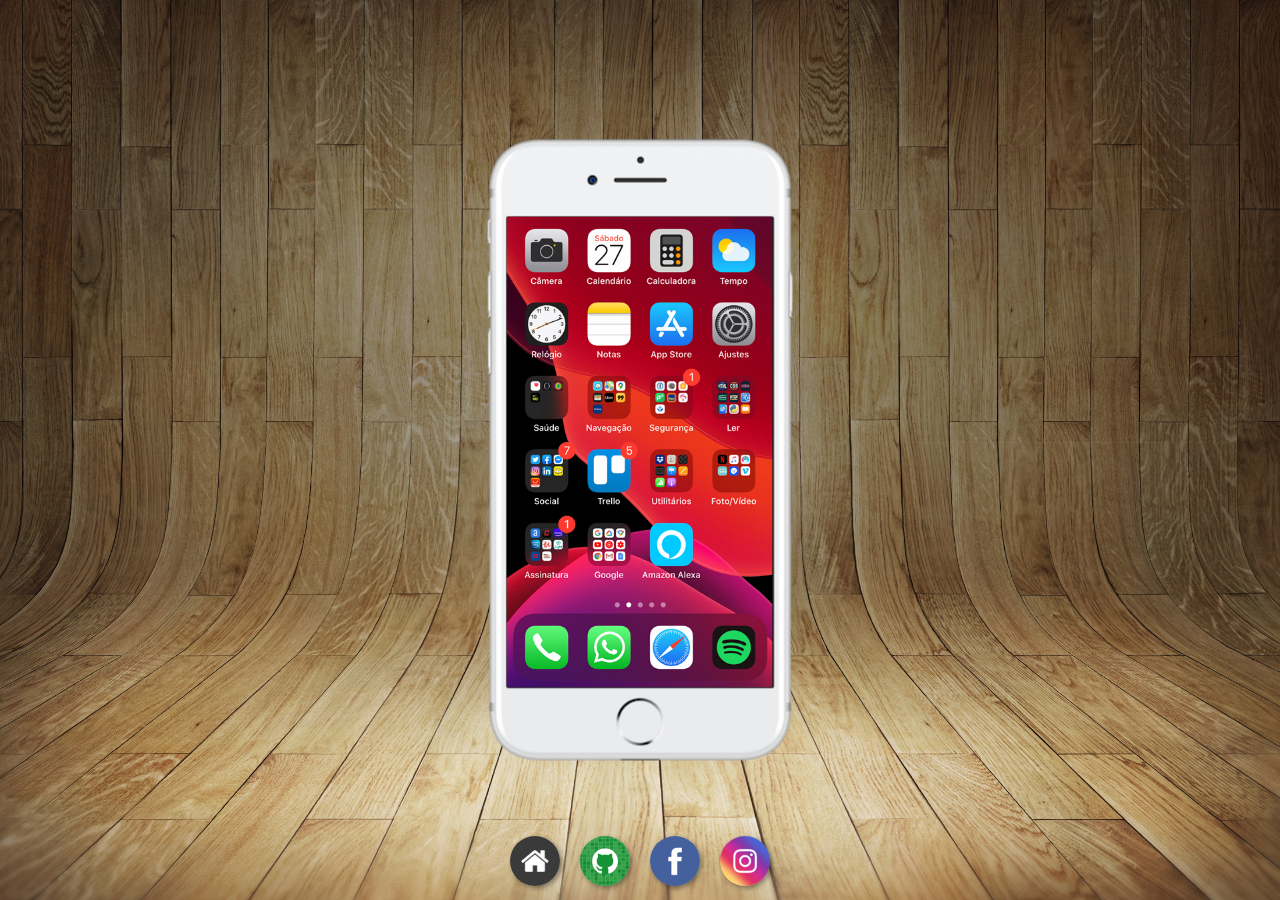
<file: index.html>
<!DOCTYPE html>
<html lang="pt-br">
<head>
    <meta charset="UTF-8">
    <meta name="viewport" content="width=device-width, initial-scale=1.0">
    <title>Projeto Social</title>
    <link rel="shortcut icon" href="favicon.ico" type="image/x-icon">
    <link rel="stylesheet" href="estilos/style.css">
</head>
<body>
    <main>
        <section id="telefone">
            <iframe src="home.html" frameborder="0" id="home" name="home">
                Seu navegador não é compativel com isso...
            </iframe>
            
        </section>

        <section id="redessociais">
            <a href="home.html" target="home"><img src="imagens/logo-home.jpg"></a><br>
            <a href="github.html" target="home"><img src="imagens/logo-github.jpg"></a><br>
            <a href="facebook.html" target="home"><img src="imagens/logo-facebook.jpg"></a><br>
            <a href="instagram.html" target="home"><img src="imagens/logo-instagram.jpg"></a><br>
            
        </section>
    </main>

</body>
</html>
</file>
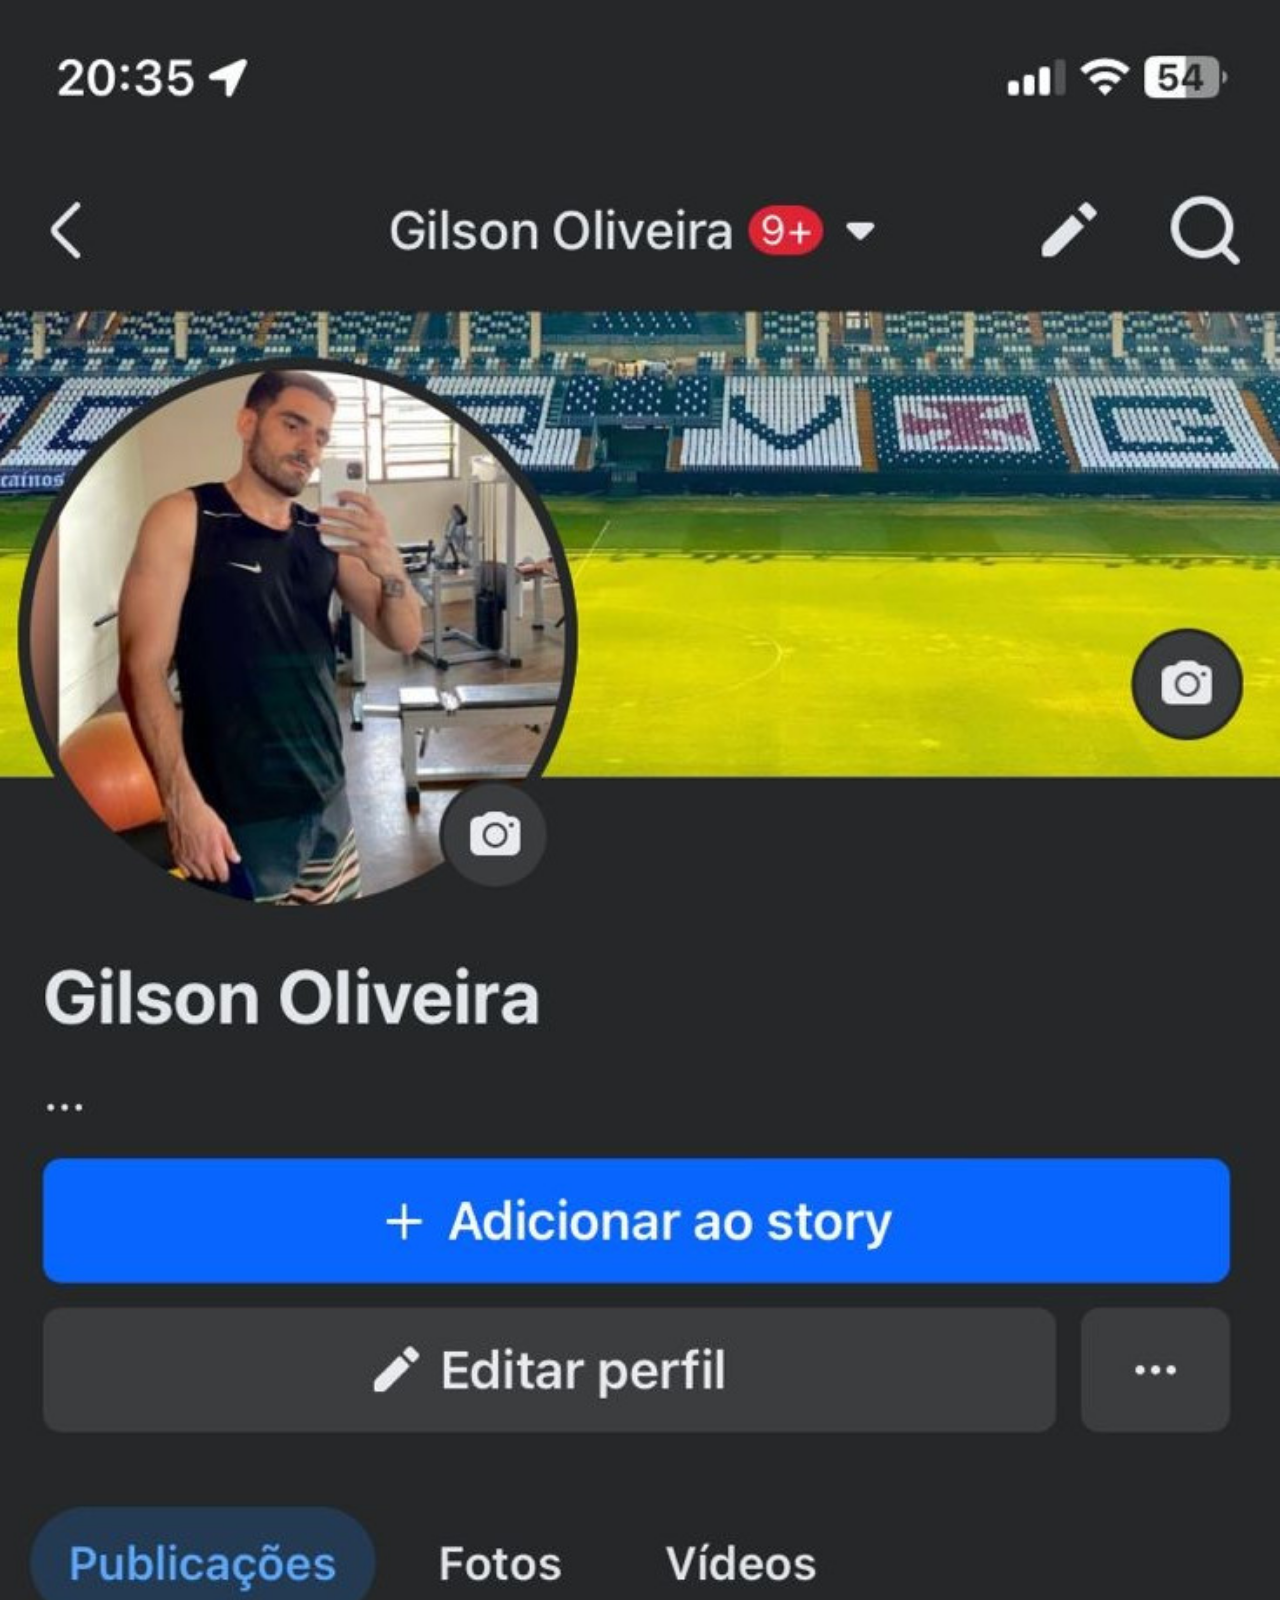
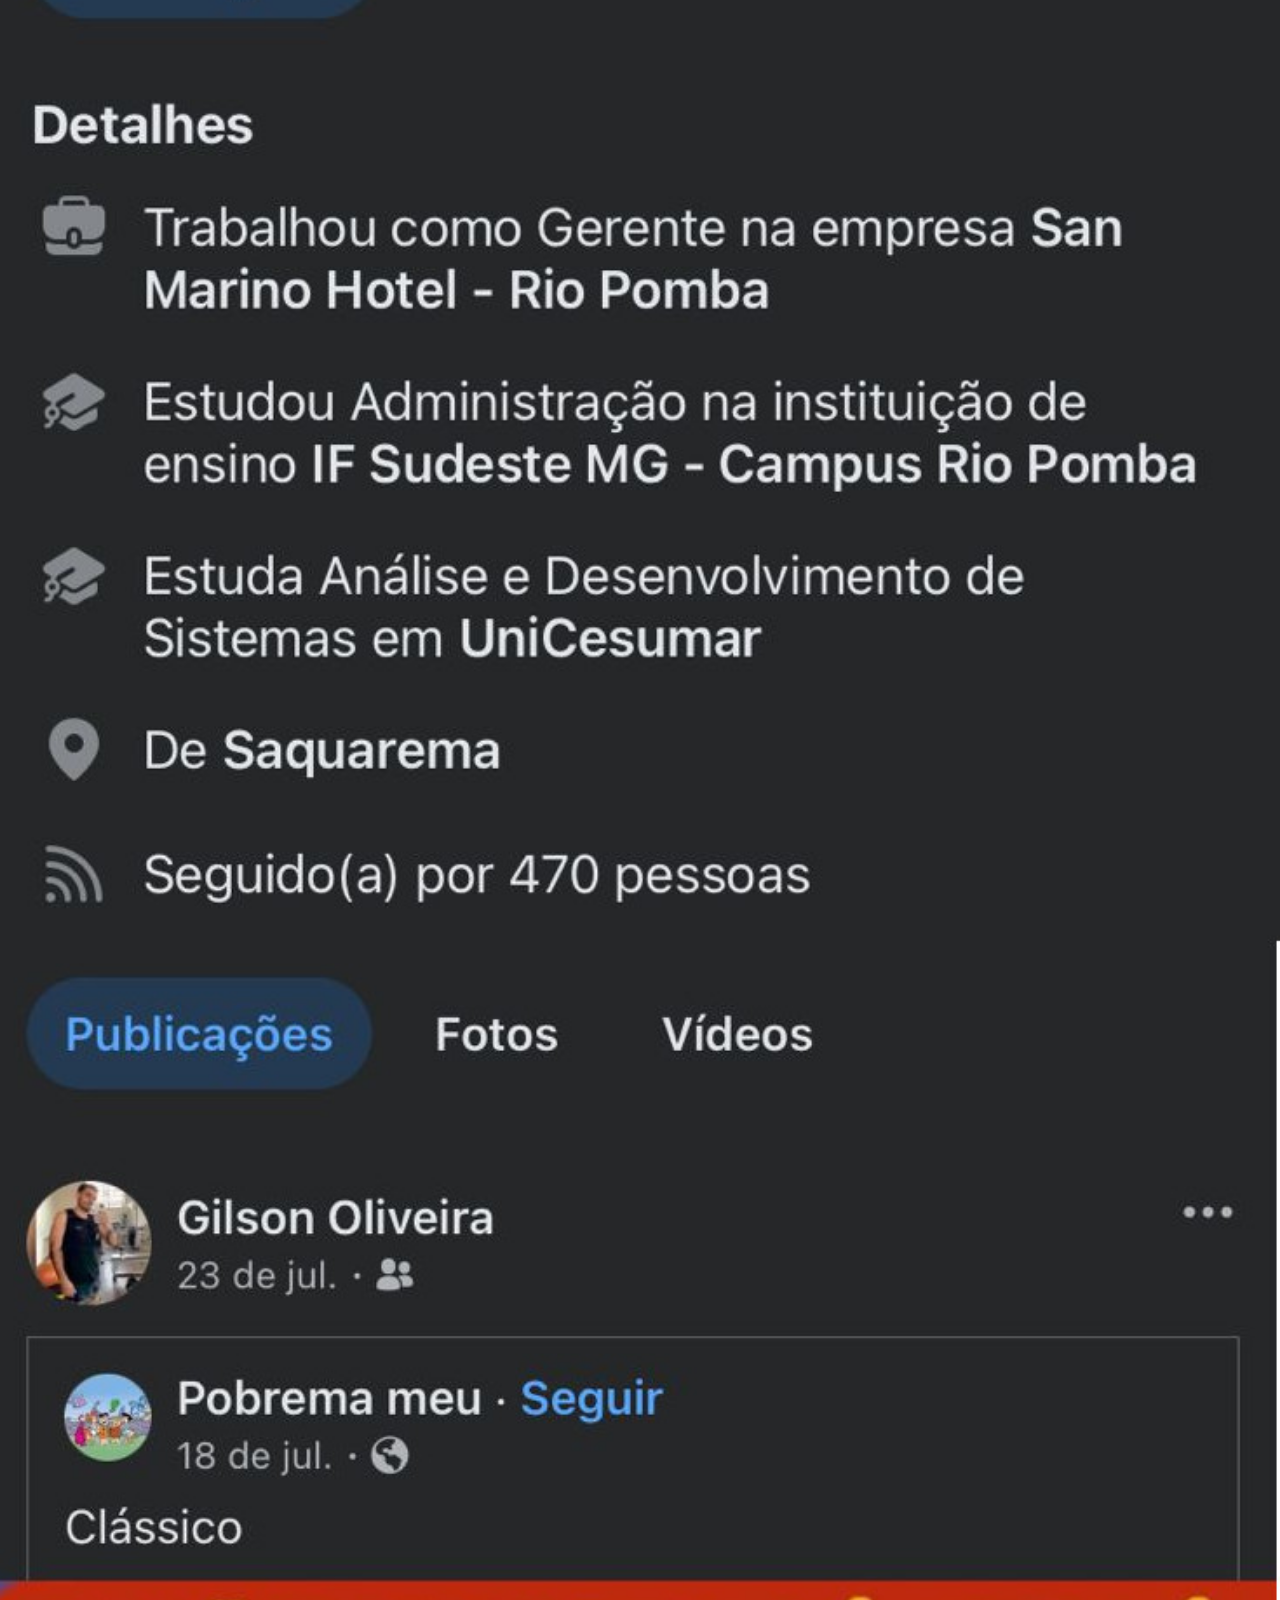
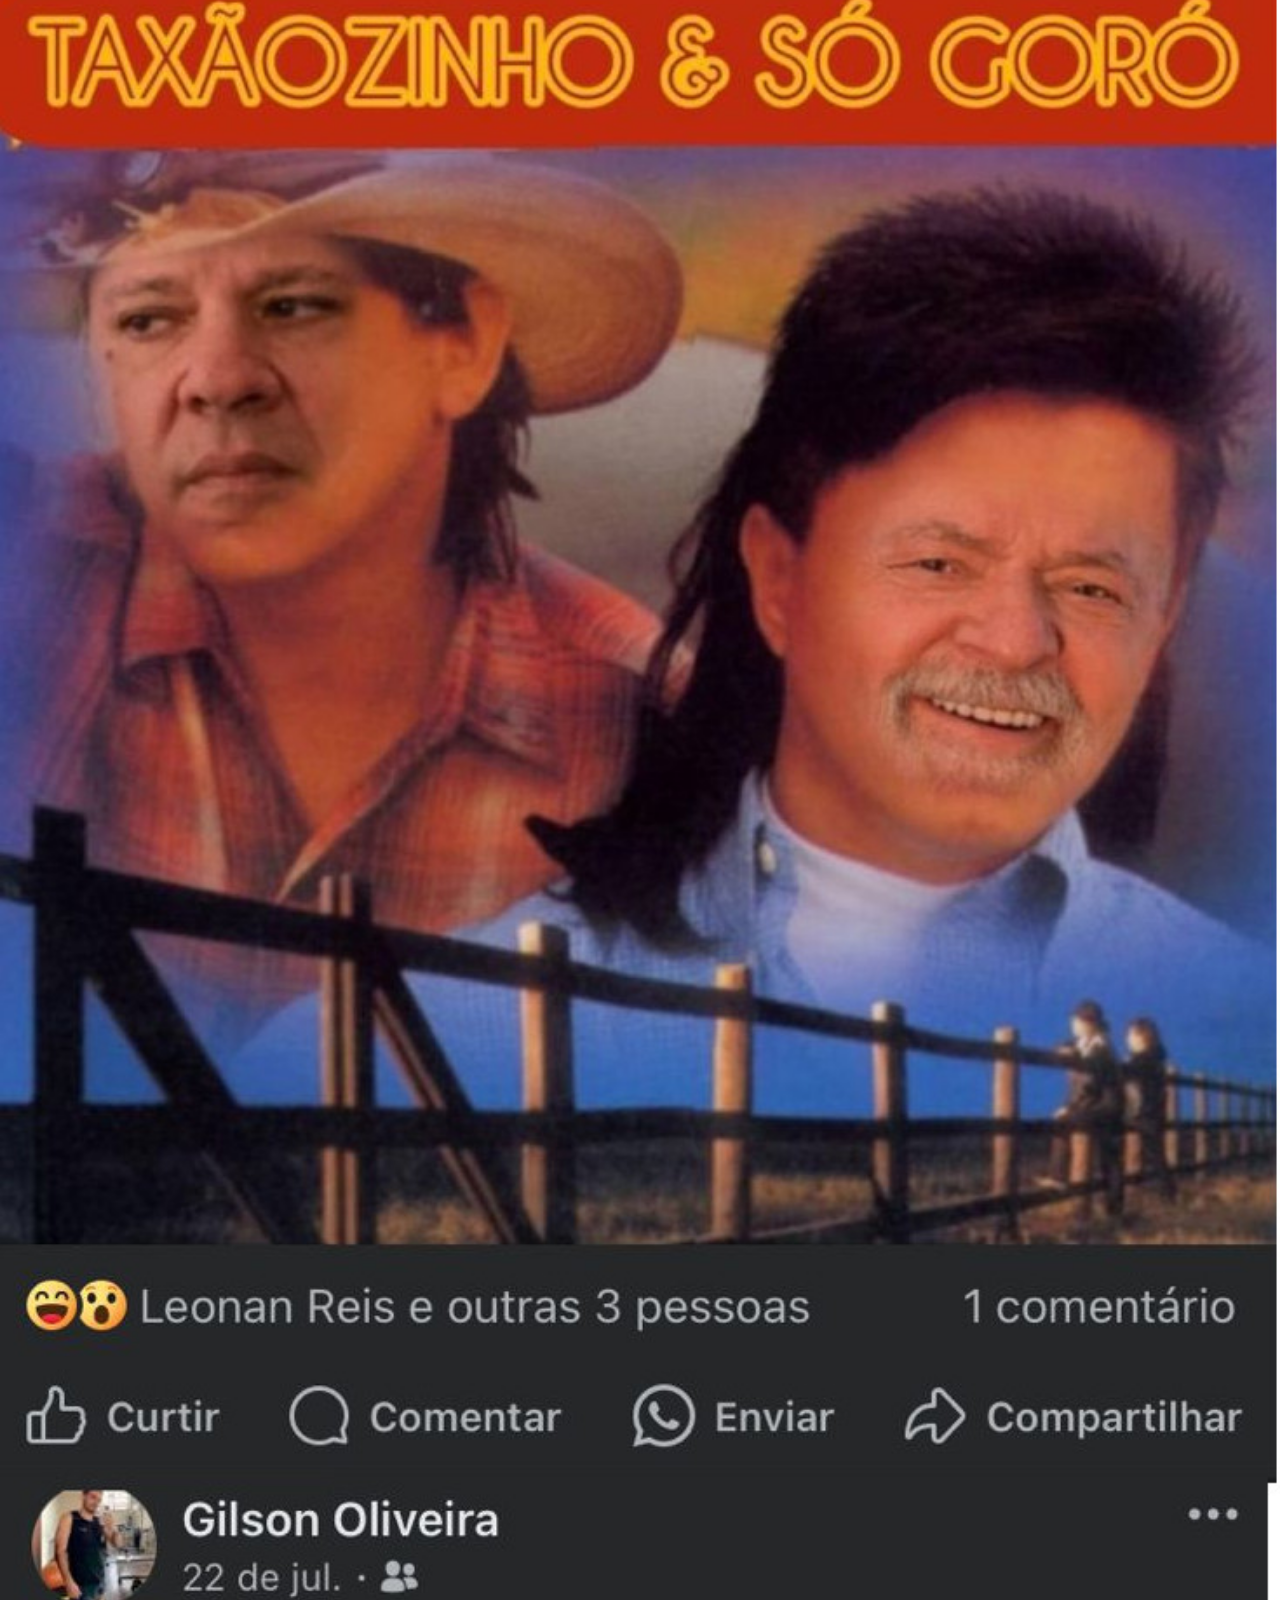
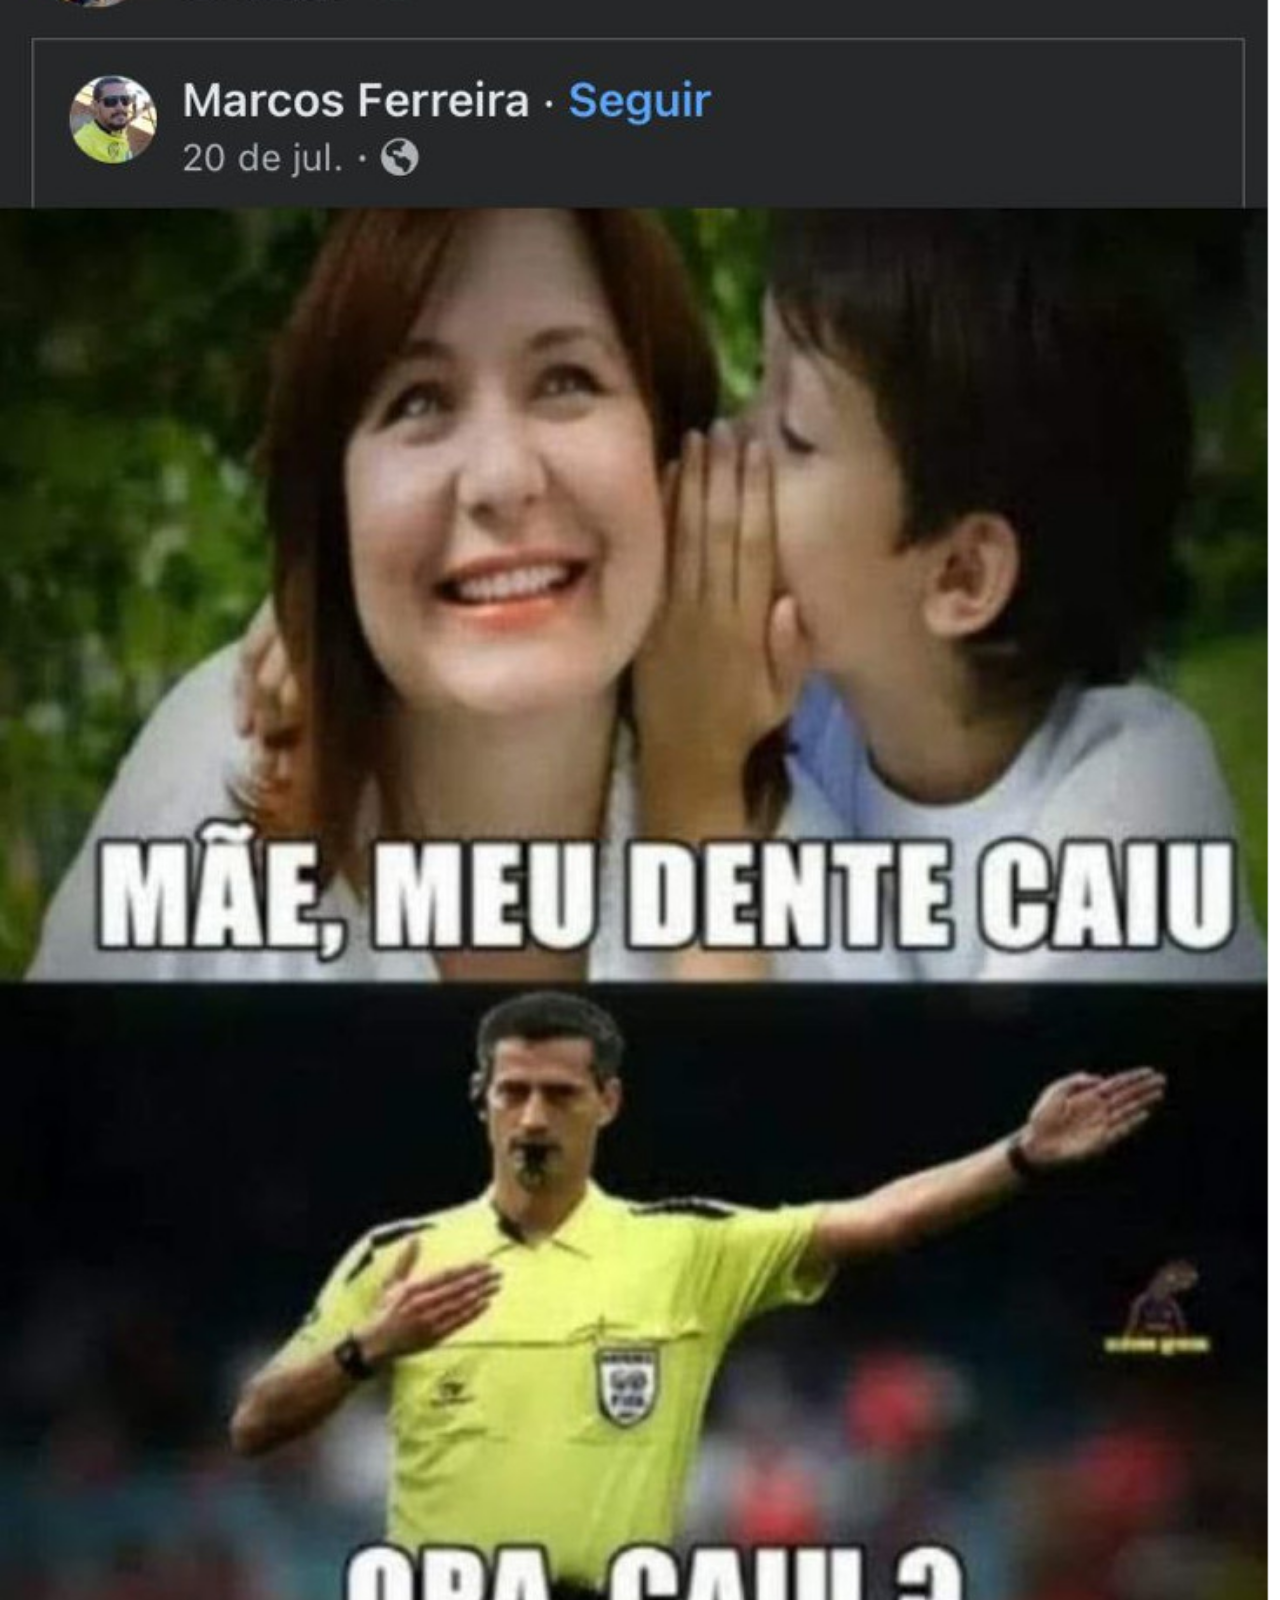
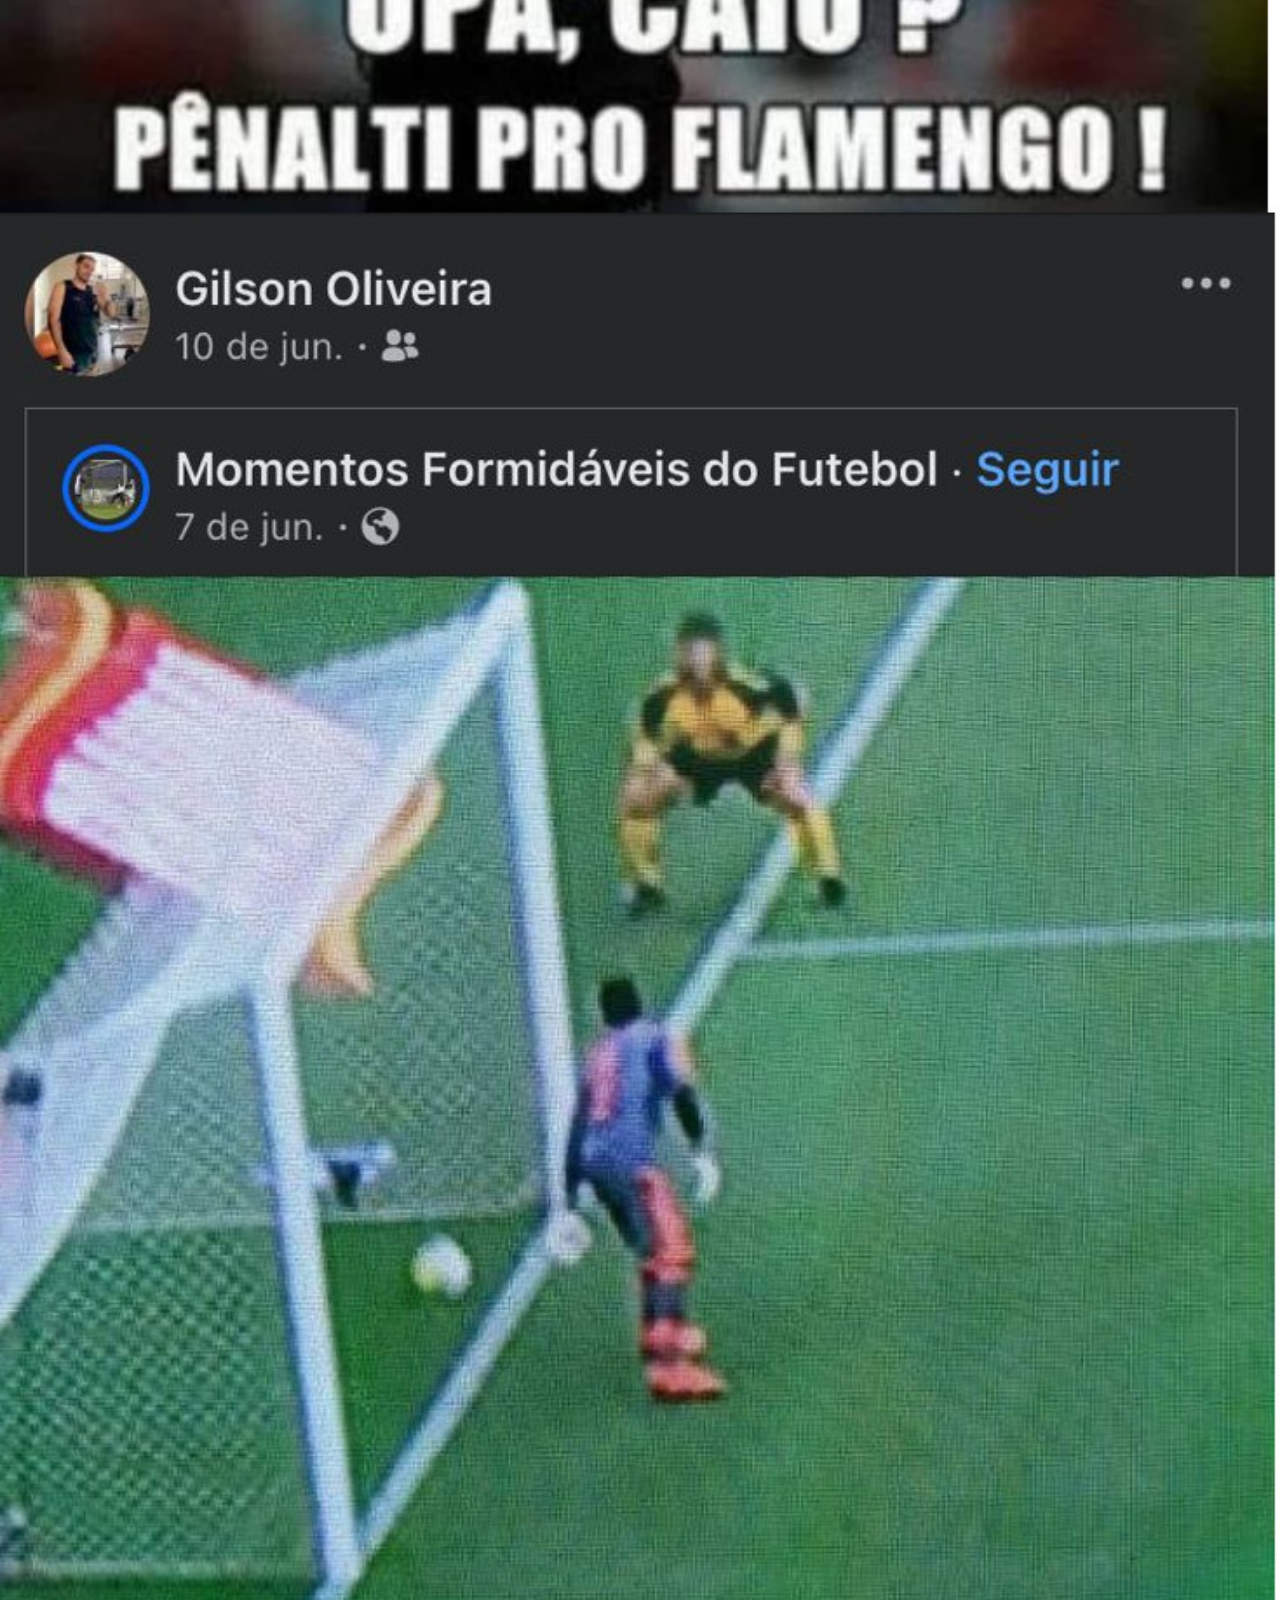
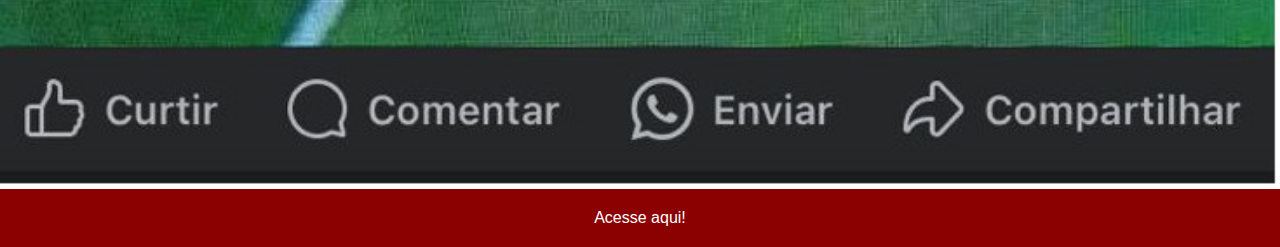
<file: facebook.html>
<!DOCTYPE html>
<html lang="pt-br">
<head>
    <meta charset="UTF-8">
    <meta name="viewport" content="width=device-width, initial-scale=1.0">
    <title>Facebook</title>
    <link rel="stylesheet" href="estilos/social.css">
</head>
<body>
    <img src="imagens/tela-facebook.jpg" alt="Facebook">
    <a href="https://www.facebook.com/GilsonOliiveiira/" target="_blank">Acesse aqui!</a>
    
</body>
</html>
</file>
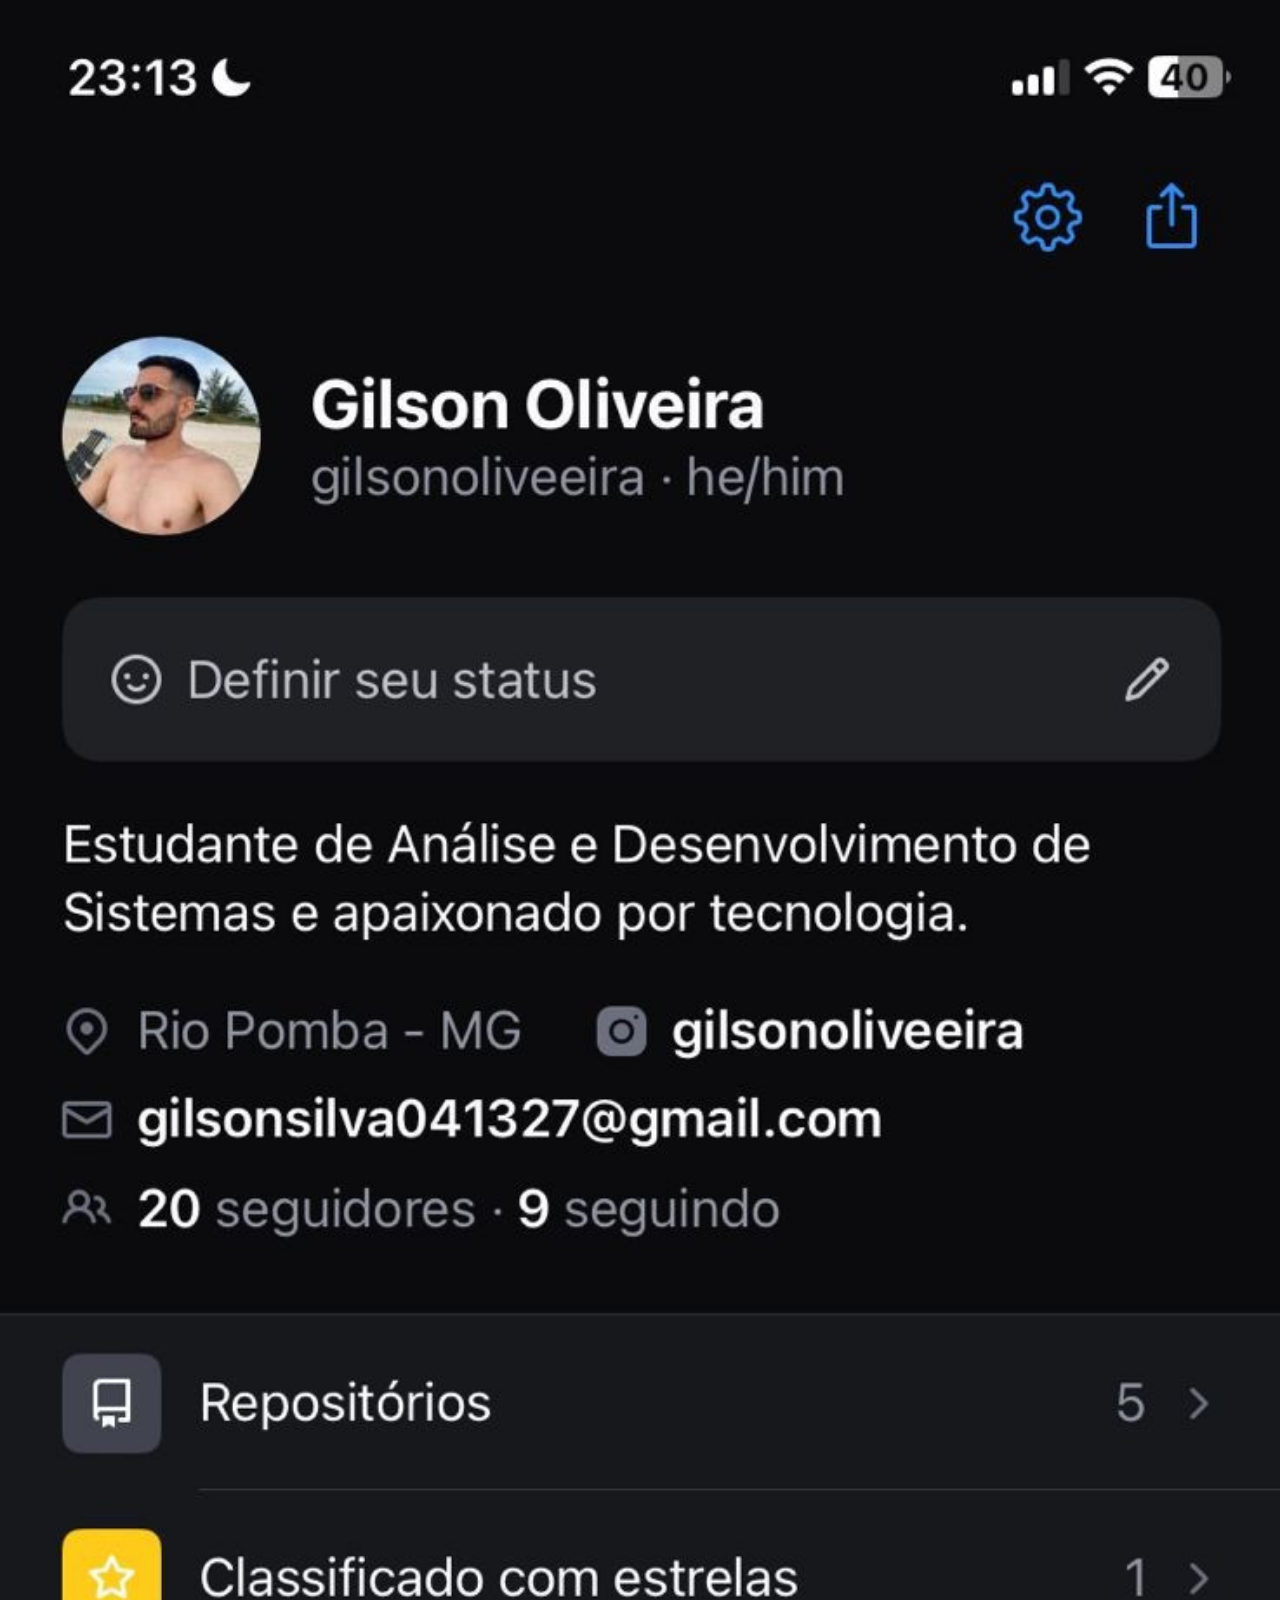
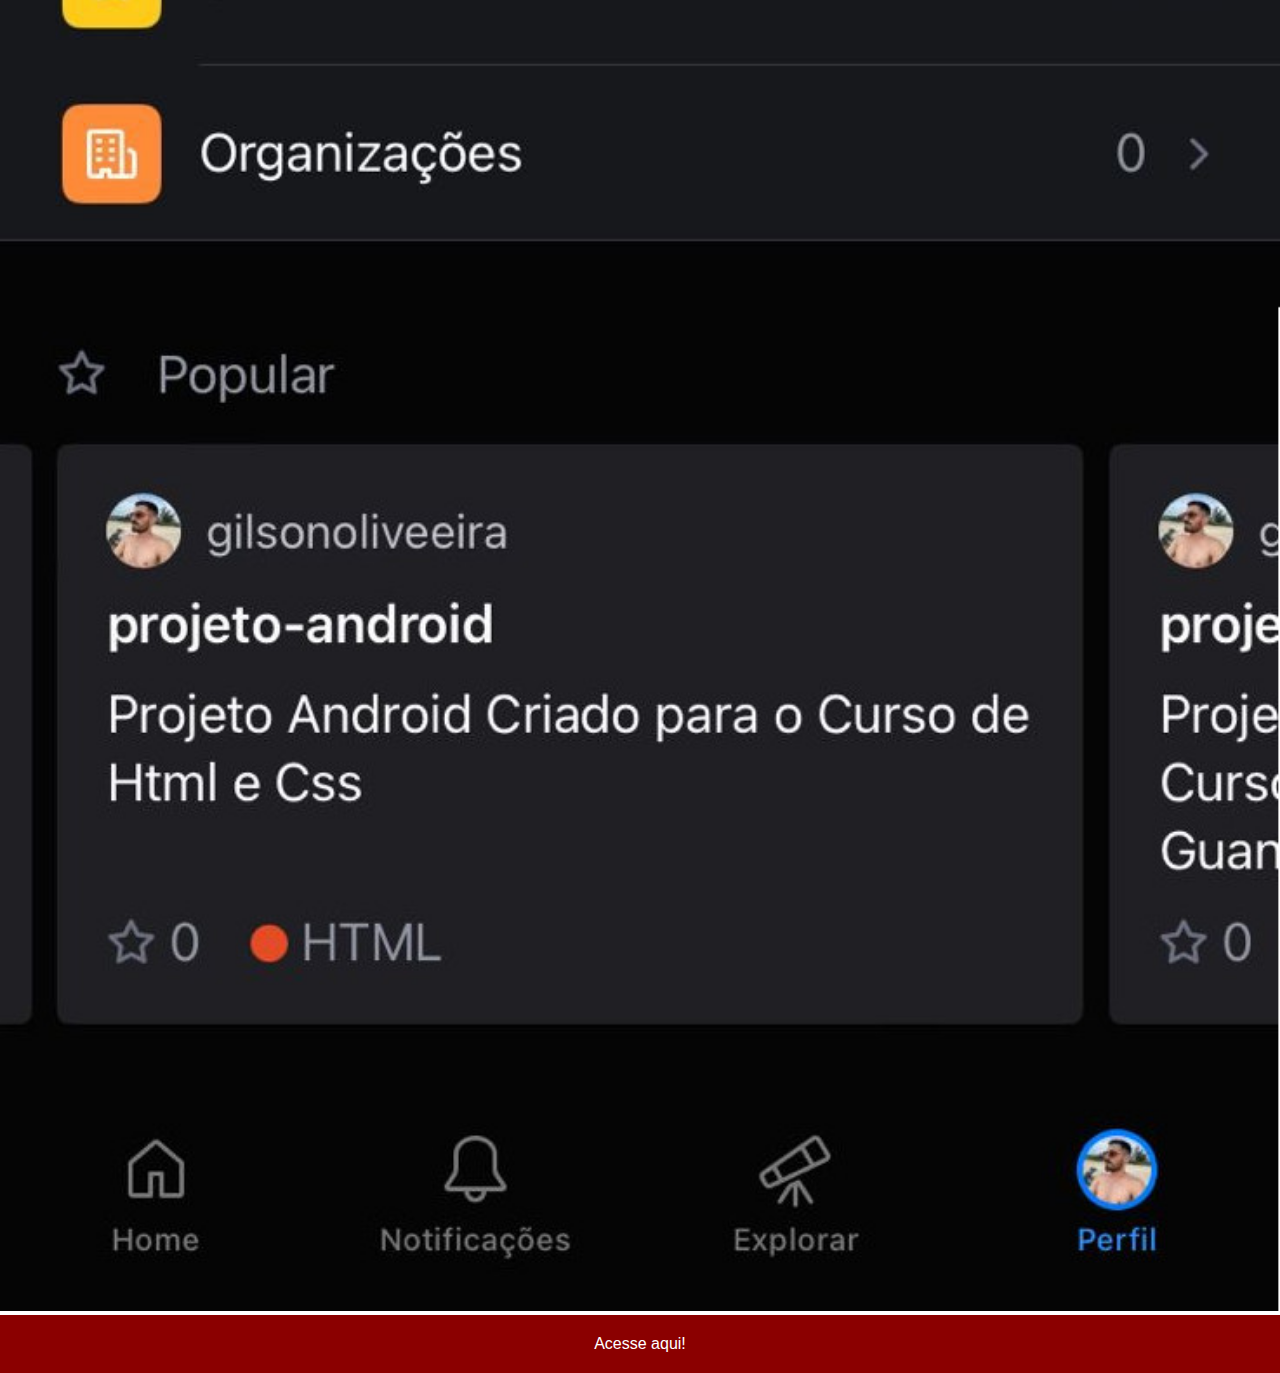
<file: github.html>
<!DOCTYPE html>
<html lang="pt-br">
<head>
    <meta charset="UTF-8">
    <meta name="viewport" content="width=device-width, initial-scale=1.0">
    <title>GitHub</title>
    <link rel="stylesheet" href="estilos/social.css">
</head>
<body>
    <img src="imagens/tela-github.jpg" alt="GitHub">
    
    <a href="https://github.com/gilsonoliveeira" target="_blank">Acesse aqui!</a>
</body>
</html>
</file>
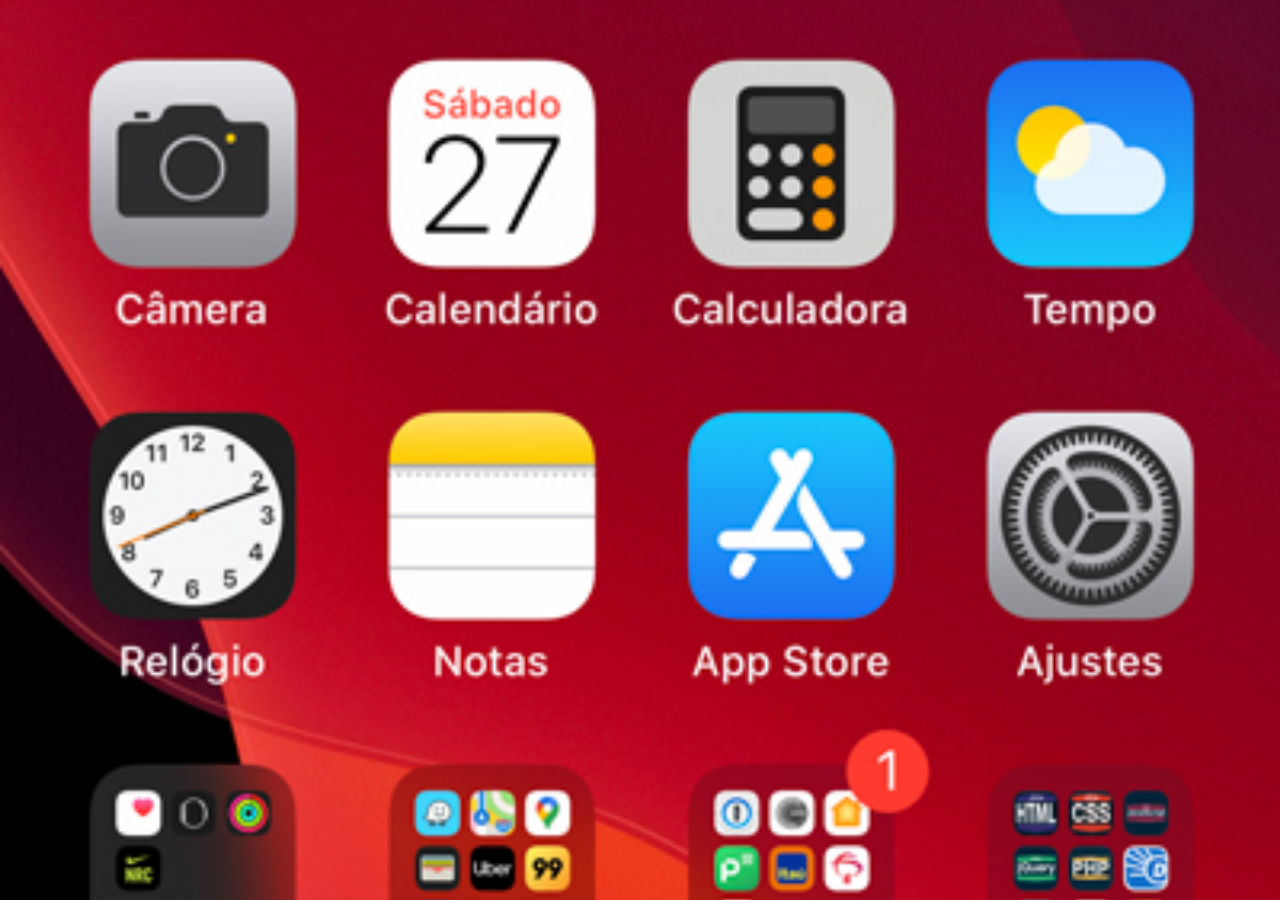
<file: home.html>
<!DOCTYPE html>
<html lang="pt-br">
<head>
    <meta charset="UTF-8">
    <meta name="viewport" content="width=
    , initial-scale=1.0">
    <title>Home</title>
    <style>
        * {
            margin: 0px;
            padding: 0px;
        }

        body {
            width: 100vw;
            height: 100vh;
            background-image: url('imagens/tela-home.jpg');
            background-repeat: no-repeat;
            background-size: cover;

        }

    </style>
</head>
<body>

    
</body>
</html>
</file>
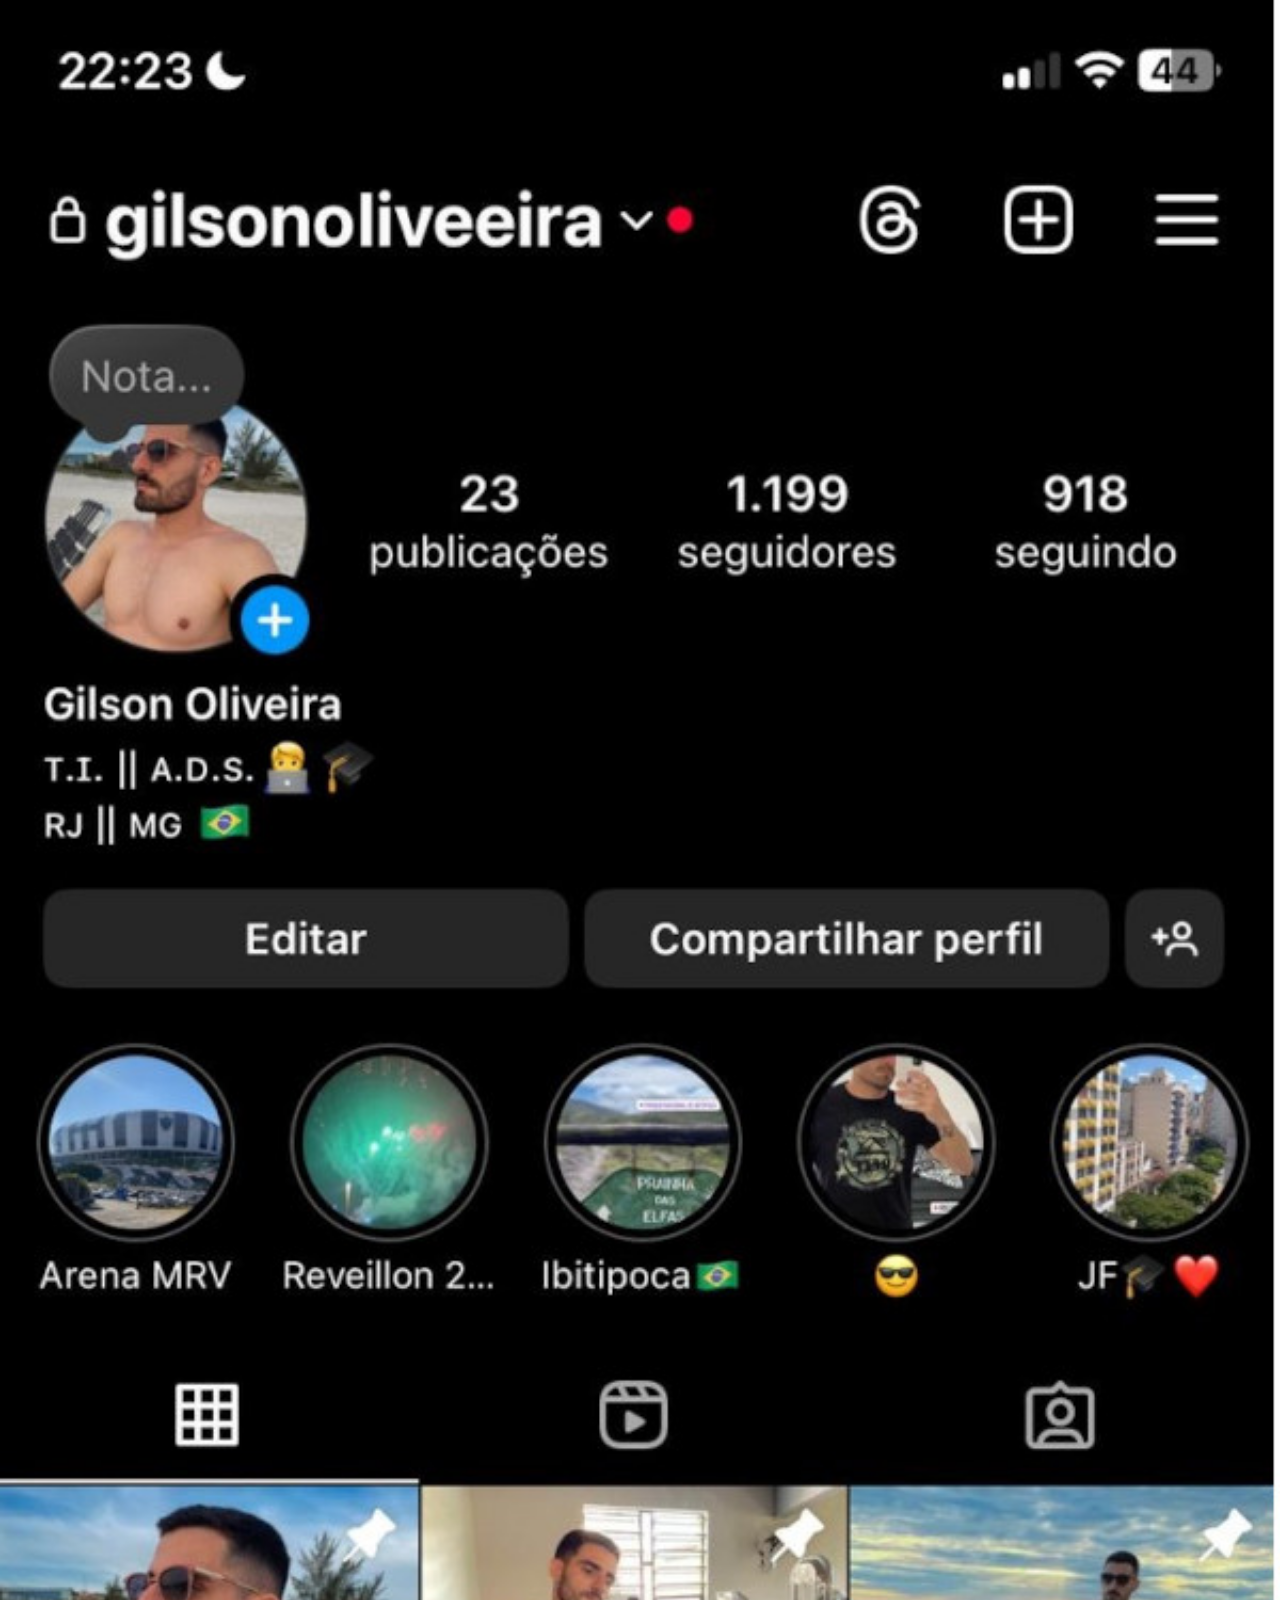
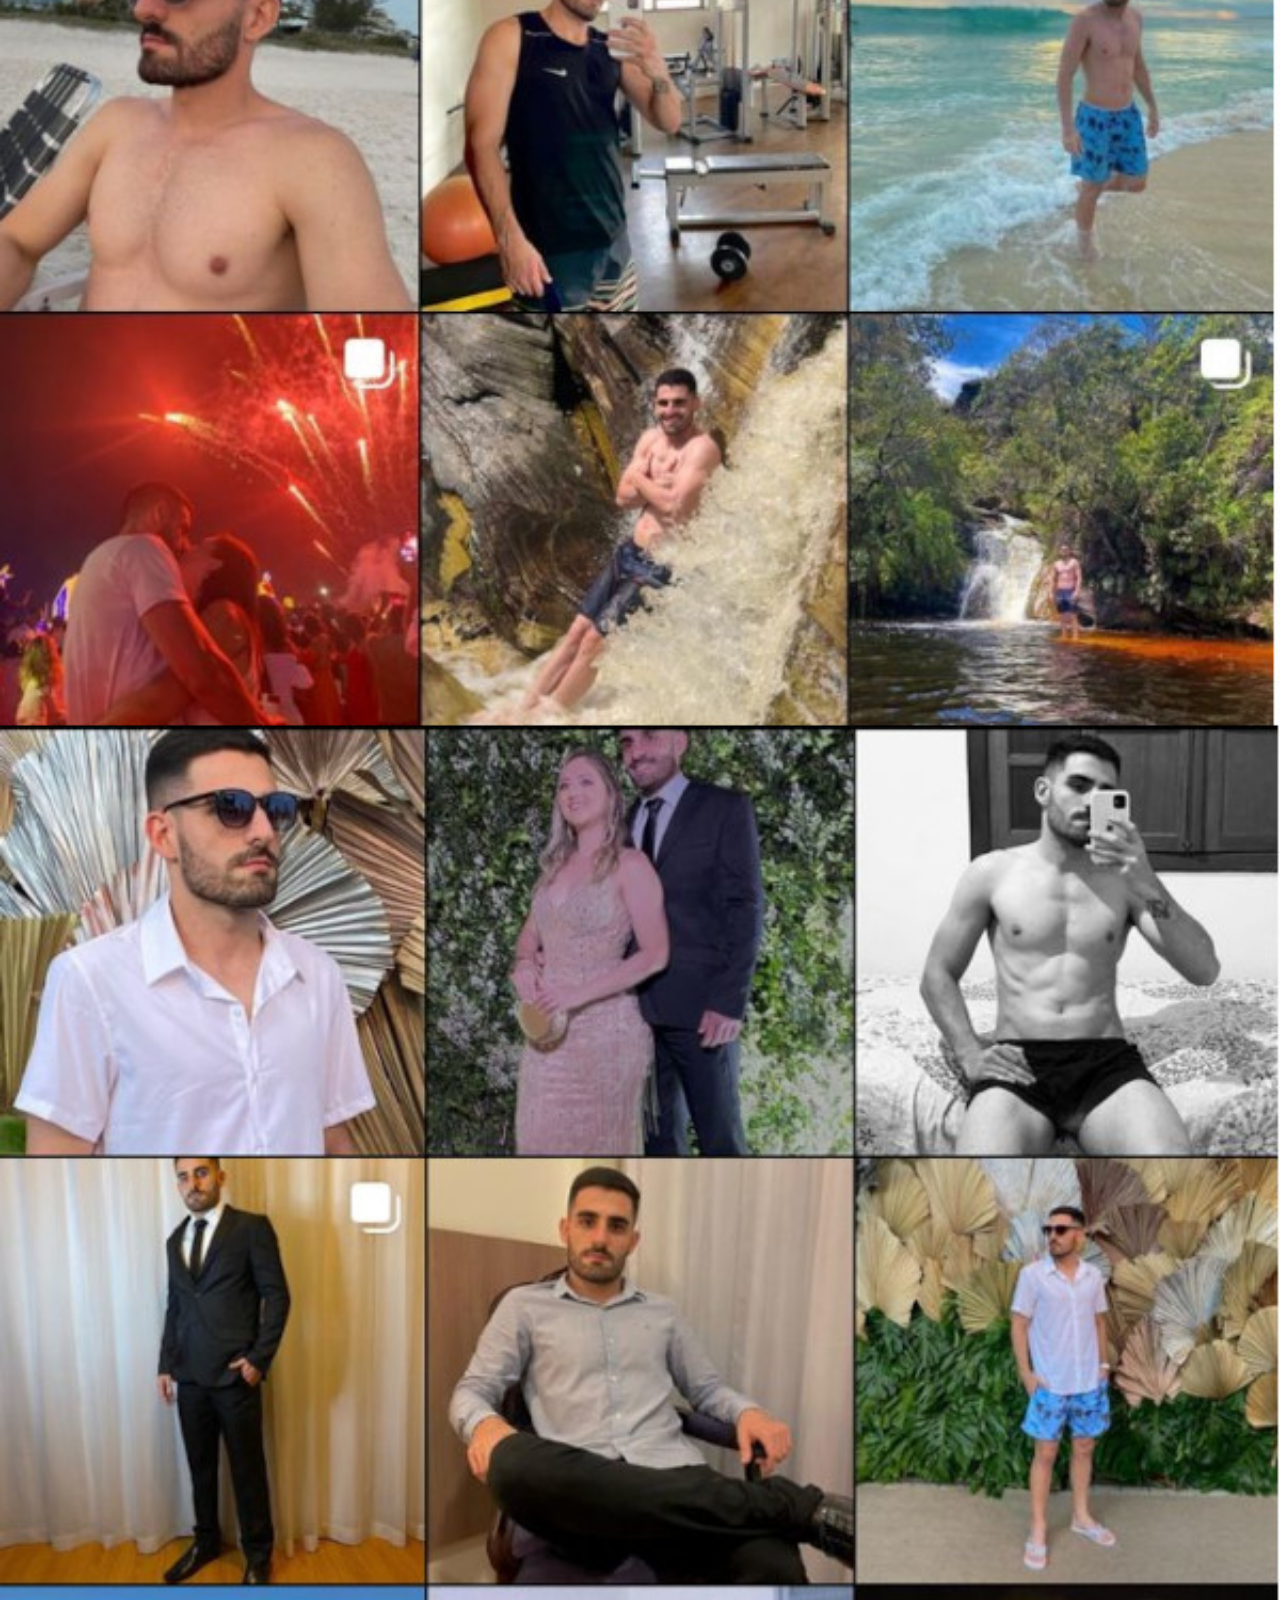
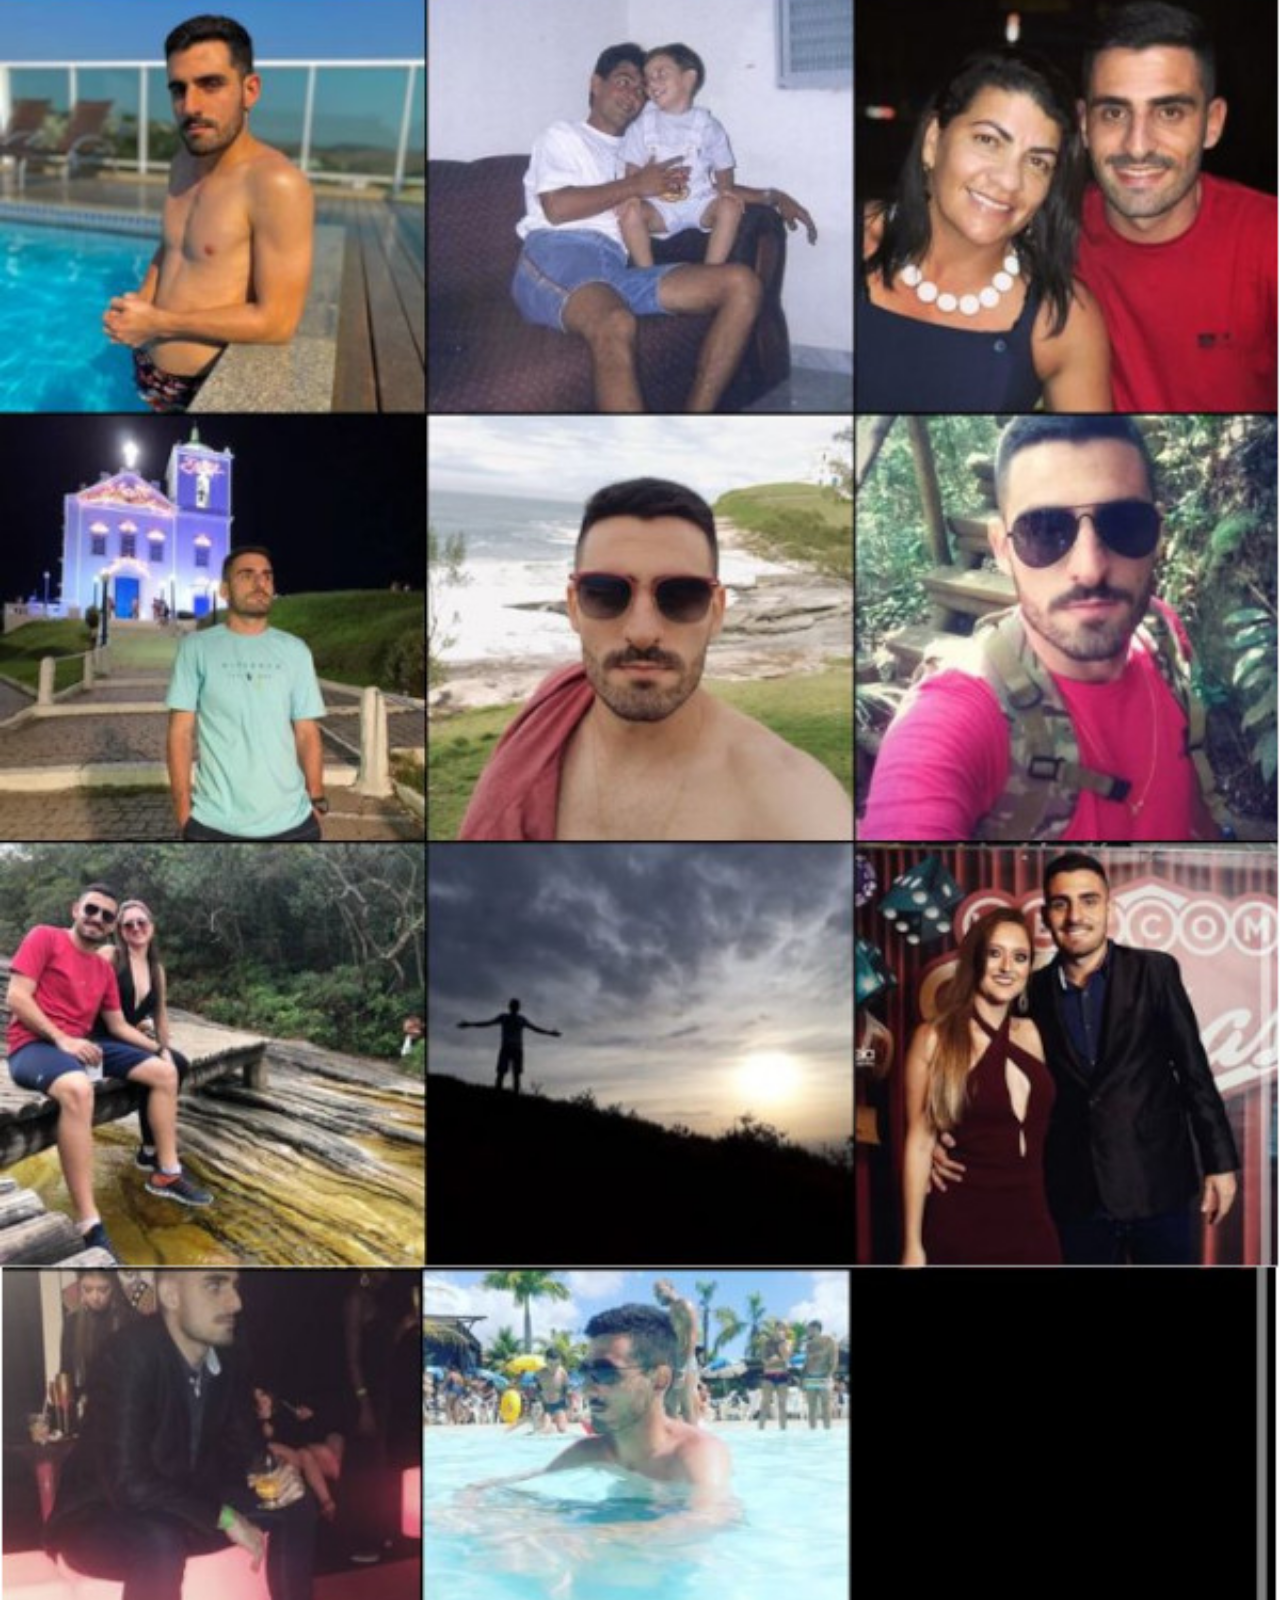
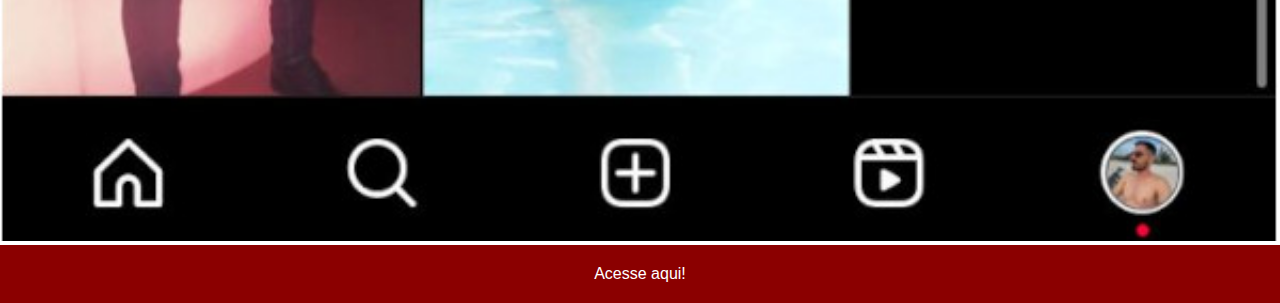
<file: instagram.html>
<!DOCTYPE html>
<html lang="pt-br">
<head>
    <meta charset="UTF-8">
    <meta name="viewport" content="width=device-width, initial-scale=1.0">
    <title>instagram</title>
    <link rel="stylesheet" href="estilos/social.css">
</head>
<body>
    <img src="imagens/tela-instagram.jpg" alt="Instagram">
    <a href="https://www.instagram.com.br/gilsonoliveeira" target="_blank">Acesse aqui!</a>
    
</body>
</html>
</file>
<file: estilos/style.css>
@charset "UTF-8";

* {
    margin: 0px;
    padding: 0px;
    font-family: Arial, Helvetica, sans-serif;
}

html,body{ 
    height: 100vh;
    width: 100vw;
    background-color: black;

}

body {
    background-image: url('../imagens/fundo-madeira.jpg');
    background-repeat: no-repeat;
    background-position: top center;
    background-size: cover;
    background-attachment: fixed;
}

main {
    height: 100vh;
    position: relative;
}

section#telefone {
    position: absolute;
    top: 50%;
    left: 50%;
    transform: translate(-50%, -50%);
    height: 627px;
    width: 311px;
    background-image: url('../imagens/frame-iphone.png');
    background-repeat: no-repeat;
    
}

iframe#home {
    position: relative;
    top: 80px;
    left: 22px;
    width: 266px;
    height: 471px;

}

section#redessociais img {
    width: 50px;
    margin: 10px;
    border-radius: 50%;
    box-shadow: 2px 2px 5px rgba(0, 0, 0, 0.400);
    box-sizing: border-box;

}

section#redessociais {
    display: flex;
    align-items: flex-end;
    height: 100vh;
    justify-content: center;
    flex-direction: row;

   

    
   
}

section#redessociais img:hover {
    border: 2px solid rgba(255, 255, 255, 0.637);
    transform: translate(-3px,-3px);
    box-shadow: 5px 5px 10px rgba(0, 0, 0, 0.616);
    transition: transform .3s;
    transition: border 0.2s;
}
</file>
<file: estilos/social.css>
@charset "UTF-8";

* {
    margin: 0px;
    padding: 0px;
    font-family: Arial, Helvetica, sans-serif;
}

::-webkit-scrollbar {
    width: 0px;
    height: 0px;
}

img {
    width: 100vw;
    background-size: cover;

}

a {
    display: block;
    background-color: darkred;
    color: white;
    padding: 20px;
    text-align: center;
    text-decoration: none; 

}

a:hover {
    background-color: red;
}
</file>
